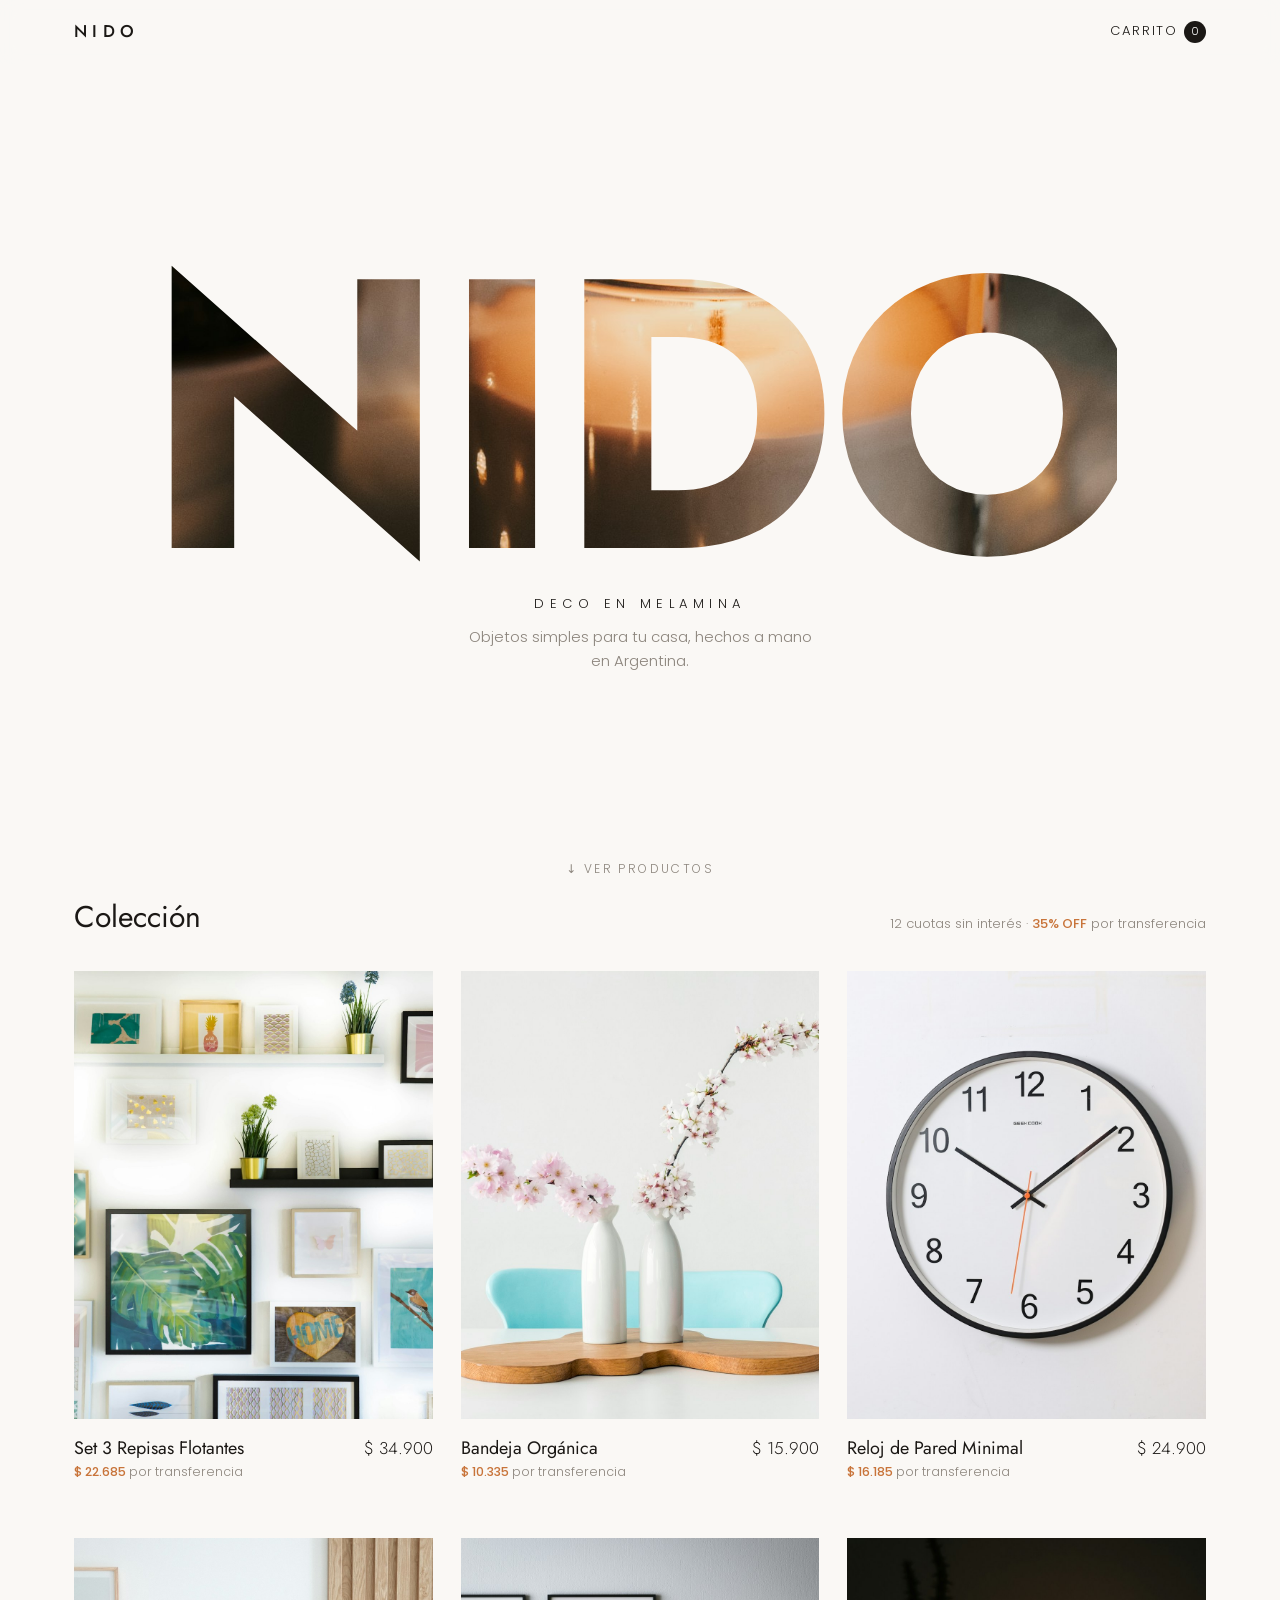
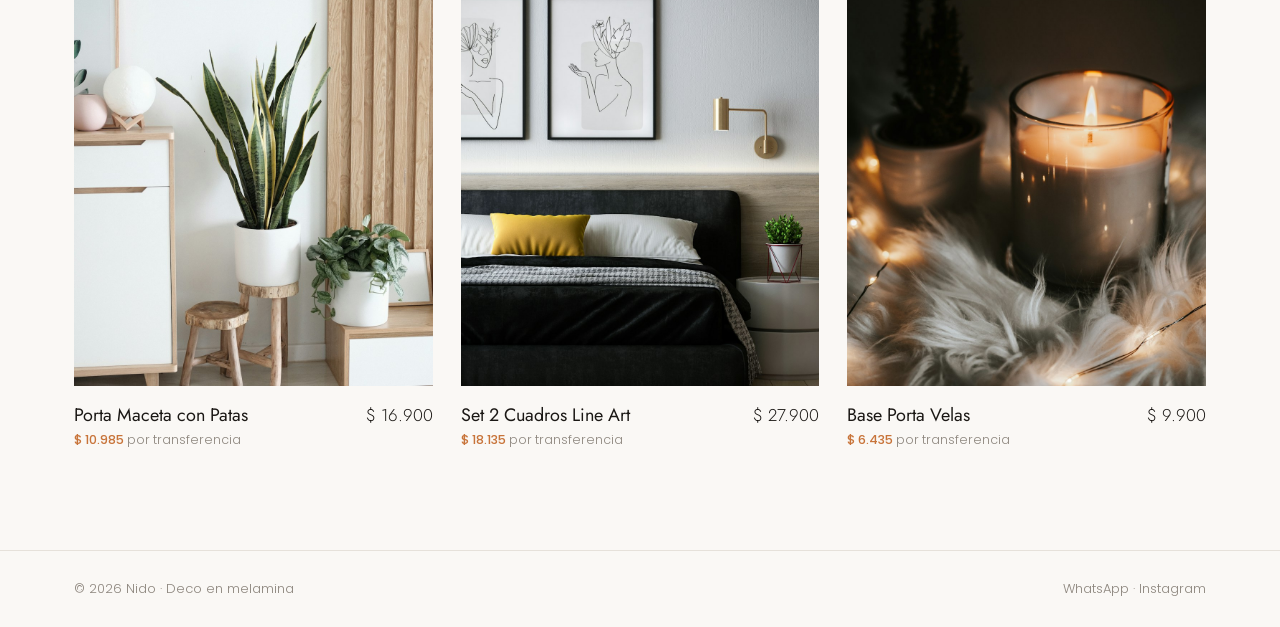
<file: index.html>
<!doctype html>
<html lang="es-AR">
<head>
<meta charset="utf-8">
<meta name="viewport" content="width=device-width, initial-scale=1">
<title>Nido · Deco en melamina</title>
<meta name="description" content="Objetos de deco en melamina hechos en Argentina.">
<link rel="preconnect" href="https://fonts.googleapis.com">
<link rel="preconnect" href="https://fonts.gstatic.com" crossorigin>
<link href="https://fonts.googleapis.com/css2?family=Jost:wght@300;400;500;700&family=Poppins:wght@300;400;500&display=swap" rel="stylesheet">
<link rel="stylesheet" href="estilos.css">
<style>
.hero{min-height:calc(100vh - 64px);min-height:calc(100svh - 64px);display:flex;flex-direction:column;justify-content:center;align-items:center;text-align:center;padding:40px 16px 70px;position:relative;overflow:hidden}
.nido{font-family:Jost;font-weight:700;line-height:.8;letter-spacing:-.02em;font-size:clamp(120px,30vw,420px);display:flex;user-select:none;cursor:default}
.nido span{display:block;background:url(img/hero.jpg) no-repeat;-webkit-background-clip:text;background-clip:text;color:transparent;transition:transform .5s cubic-bezier(.2,.8,.2,1)}
.nido span:hover{transform:translateY(-4%) rotate(-2deg)}
.nido span:nth-child(2):hover{transform:translateY(-4%) rotate(2deg)}
.bajada{margin-top:26px;font-size:13px;letter-spacing:.42em;text-transform:uppercase;color:var(--tinta)}
.bajada + p{margin-top:10px;color:var(--suave);max-width:360px}
.flecha{position:absolute;bottom:22px;font-size:12px;letter-spacing:.2em;text-transform:uppercase;color:var(--suave);animation:baja 2.4s ease-in-out infinite}
@keyframes baja{50%{transform:translateY(6px)}}

.productos{display:grid;grid-template-columns:repeat(3,1fr);gap:56px 28px}
.card .fotos{position:relative;aspect-ratio:4/5;overflow:hidden;background:var(--crema);margin-bottom:16px}
.card .fotos img{position:absolute;inset:0;width:100%;height:100%;object-fit:cover;transition:opacity .6s,transform 1.2s cubic-bezier(.2,.8,.2,1)}
.card .fotos img + img{opacity:0}
.card:hover .fotos img{transform:scale(1.04)}
.card:hover .fotos img + img{opacity:1}
.card .fila{display:flex;justify-content:space-between;gap:12px;align-items:baseline}
.card h3{font-size:18px}
.encabezado{display:flex;justify-content:space-between;align-items:end;margin-bottom:36px;gap:16px}
.encabezado h2{font-size:30px}
.encabezado p{color:var(--suave);font-size:13px}

.card .res{display:none}
@media (max-width:860px){ .productos{grid-template-columns:repeat(2,1fr);gap:40px 16px} .card h3{font-size:15px} .card .fila{flex-direction:column;gap:0} }
/* celular: un producto por pantalla, grande */
@media (max-width:600px){
  html{scroll-snap-type:y proximity}
  .productos{grid-template-columns:1fr;gap:64px}
  .card{scroll-snap-align:start;scroll-margin-top:76px}
  .card .fotos{aspect-ratio:3/4;margin-bottom:18px}
  .card .fila{flex-direction:row;justify-content:space-between;align-items:baseline}
  .card h3{font-size:22px}
  .card .precio{font-size:20px}
  .card .res{display:block;margin-top:10px;color:var(--texto);font-size:14.5px}
  .card .ver{display:inline-block;margin-top:14px;font-size:12px;letter-spacing:.16em;text-transform:uppercase;color:var(--tinta);border-bottom:1px solid var(--tinta);padding-bottom:2px}
  .encabezado{flex-direction:column;align-items:start}
}
.card .ver{display:none}
@media (max-width:600px){ .card .ver{display:inline-block} }
@media (prefers-reduced-motion:reduce){ .flecha{animation:none} }
</style>
</head>
<body>

<header class="top"><div class="ancho">
  <a href="index.html" class="marca">NIDO</a>
  <a href="checkout.html" class="bolsa">Carrito<span data-contador>0</span></a>
</div></header>

<section class="hero" id="hero">
  <h1 class="nido" aria-label="Nido"><span>N</span><span>I</span><span>D</span><span>O</span></h1>
  <div class="bajada">Deco en melamina</div>
  <p>Objetos simples para tu casa, hechos a mano en Argentina.</p>
  <a href="#productos" class="flecha">↓ Ver productos</a>
</section>

<main class="ancho" id="productos">
  <div class="encabezado">
    <h2>Colección</h2>
    <p>12 cuotas sin interés · <b style="color:var(--acento);font-weight:500">35% OFF</b> por transferencia</p>
  </div>
  <div class="productos" id="lista"></div>
</main>

<footer class="pie"><div class="ancho">
  <span>© 2026 Nido · Deco en melamina</span>
  <span><a href="#" id="wa">WhatsApp</a> · <a href="#">Instagram</a></span>
</div></footer>

<script src="tienda.js"></script>
<script>
document.getElementById("lista").innerHTML = productos.map(p => `
  <a class="card" href="producto.html?id=${p.id}">
    <div class="fotos"><img src="${foto(p,1)}" alt="${p.nombre}" loading="lazy"><img src="${foto(p,3)}" alt="" loading="lazy"></div>
    <div class="fila"><h3>${p.nombre}</h3><span class="precio">${plata(p.precio)}</span></div>
    <div class="extra"><b>${plata(conTransferencia(p.precio))}</b> por transferencia</div>
    <p class="res">${p.resumen}</p>
    <span class="ver">Ver detalles →</span>
  </a>`).join("");

document.getElementById("wa").href = `https://wa.me/${WHATSAPP}`;

// una sola foto atraviesa las cuatro letras y se desliza con el mouse
const hero = document.getElementById("hero"), titulo = document.querySelector(".nido"), letras = titulo.querySelectorAll("span");
let mx = .5, my = .5;
function fondo() {
  const ancho = titulo.offsetWidth * 1.25, alto = ancho * 0.55;
  const sobraX = ancho - titulo.offsetWidth, sobraY = Math.max(0, alto - titulo.offsetHeight);
  letras.forEach(l => {
    l.style.backgroundSize = `${ancho}px ${alto}px`;
    l.style.backgroundPosition = `${-l.offsetLeft - sobraX * mx}px ${-sobraY * my}px`;
  });
}
hero.addEventListener("pointermove", e => {
  const r = hero.getBoundingClientRect();
  mx = (e.clientX - r.left) / r.width; my = (e.clientY - r.top) / r.height;
  requestAnimationFrame(fondo);
});
addEventListener("resize", fondo);
document.fonts.ready.then(fondo); fondo();
</script>
</body>
</html>
</file>
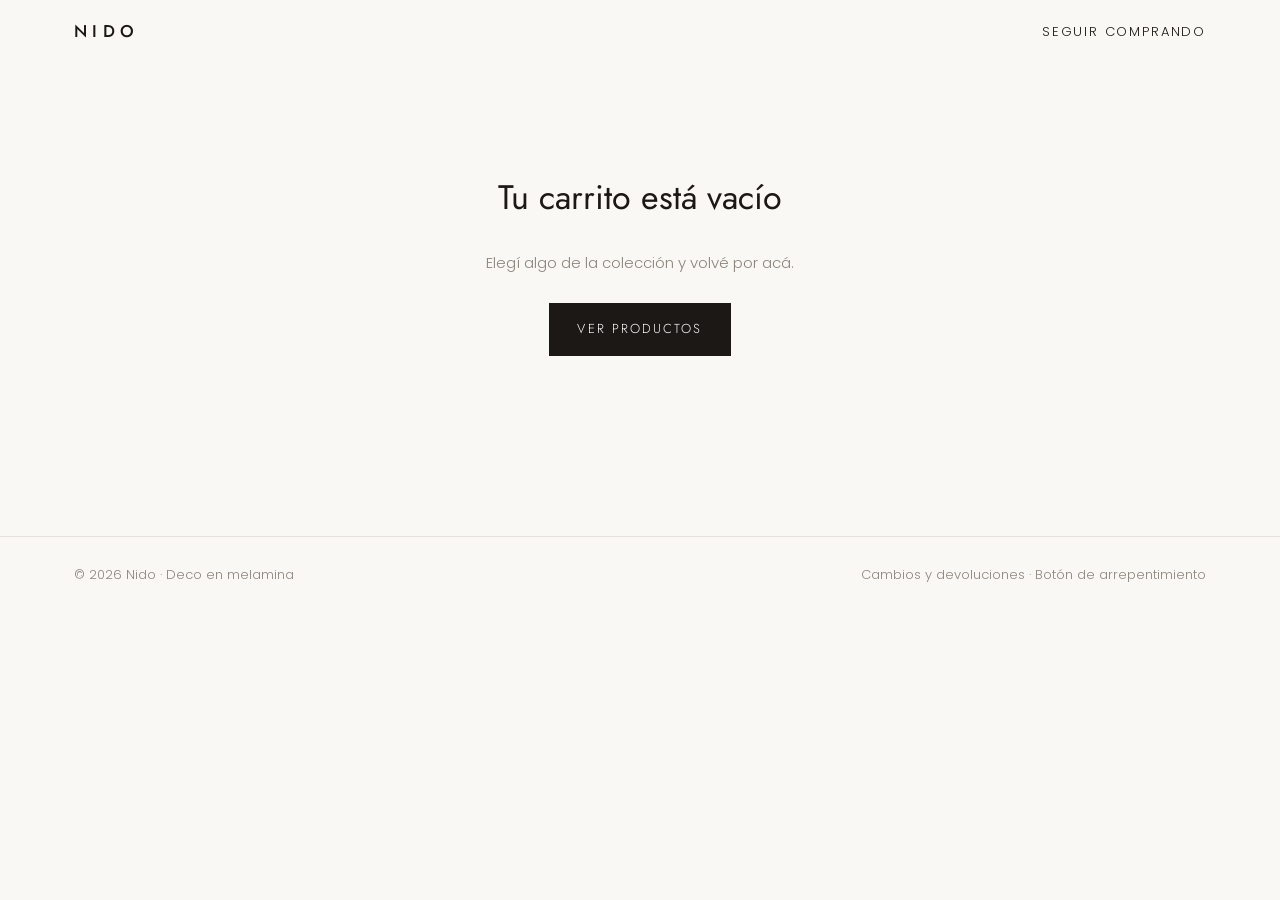
<file: checkout.html>
<!doctype html>
<html lang="es-AR">
<head>
<meta charset="utf-8">
<meta name="viewport" content="width=device-width, initial-scale=1">
<title>Checkout · Nido</title>
<link rel="preconnect" href="https://fonts.googleapis.com">
<link rel="preconnect" href="https://fonts.gstatic.com" crossorigin>
<link href="https://fonts.googleapis.com/css2?family=Jost:wght@300;400;500;700&family=Poppins:wght@300;400;500&display=swap" rel="stylesheet">
<link rel="stylesheet" href="estilos.css">
<style>
h1{font-size:34px;margin:34px 0 34px}
.checkout{display:grid;grid-template-columns:1.2fr .9fr;gap:64px;align-items:start}
fieldset{border:0;margin-bottom:38px}
legend{font-family:Jost;font-size:13px;letter-spacing:.2em;text-transform:uppercase;color:var(--tinta);margin-bottom:16px;display:flex;gap:10px;align-items:center}
legend i{font-style:normal;display:inline-grid;place-items:center;width:24px;height:24px;border-radius:50%;border:1px solid var(--tinta);font-size:12px;letter-spacing:0}
.campos{display:grid;grid-template-columns:1fr 1fr;gap:12px}
.campos .todo{grid-column:1/-1}
label.campo{display:flex;flex-direction:column;font-size:12px;color:var(--suave);gap:5px}
input[type=text],input[type=email],input[type=tel],select{border:1px solid var(--linea);background:#fff;padding:13px 14px;font-size:15px;outline:none;transition:border-color .2s;width:100%;font-weight:300}
input:focus,select:focus{border-color:var(--tinta)}
input:user-invalid{border-color:#c0392b}
.opcion{display:flex;gap:14px;align-items:flex-start;border:1px solid var(--linea);background:#fff;padding:16px;cursor:pointer;transition:border-color .2s}
.opcion + .opcion{margin-top:10px}
.opcion:has(input:checked){border-color:var(--tinta)}
.opcion input{margin-top:4px;accent-color:var(--tinta)}
.opcion div{flex:1}
.opcion b{display:block;color:var(--tinta);font-weight:400}
.opcion small{color:var(--suave);font-size:12.5px}
.opcion .derecha{font-family:Jost;color:var(--tinta);white-space:nowrap}
.opcion .naranja{color:var(--acento)}
#direccion{margin-top:12px}
#direccion[hidden]{display:none}
.confirmar{width:100%;padding:19px}
.aviso{font-size:12px;color:var(--suave);text-align:center;margin-top:12px}

.resumen{background:var(--crema);padding:28px;position:sticky;top:90px}
.resumen h2{font-size:18px;margin-bottom:18px}
.item{display:grid;grid-template-columns:64px 1fr auto;gap:14px;align-items:center;padding:12px 0;border-bottom:1px solid var(--linea);font-size:13.5px}
.item img{width:64px;height:80px;object-fit:cover}
.item b{display:block;color:var(--tinta);font-weight:400;font-family:Jost;font-size:15px}
.item .chica{color:var(--suave);font-size:12px}
.mini{display:inline-flex;align-items:center;border:1px solid var(--linea);background:#fff;margin-top:6px}
.mini button{width:26px;height:26px}
.mini span{min-width:20px;text-align:center;font-size:12px}
.item .der{text-align:right}
.quitar{display:block;font-size:11.5px;color:var(--suave);text-decoration:underline;margin-top:6px;margin-left:auto}
.cuentas{margin-top:18px;font-size:14px}
.cuentas div{display:flex;justify-content:space-between;padding:4px 0}
.cuentas .desc{color:var(--acento)}
.cuentas .total{border-top:1px solid var(--tinta);margin-top:10px;padding-top:14px;font-family:Jost;font-size:20px;color:var(--tinta)}
.cuentas .cuotas{font-size:12.5px;color:var(--suave);justify-content:flex-end}
.vacio,.listo{text-align:center;padding:80px 0;max-width:520px;margin:0 auto}
.vacio p,.listo p{color:var(--suave);margin:12px 0 28px}
.listo .tilde{width:64px;height:64px;border-radius:50%;background:var(--tinta);color:#fff;display:grid;place-items:center;margin:0 auto 22px;font-size:28px}
.listo h1{margin:0 0 6px}
.listo .num{font-family:Jost;letter-spacing:.14em;color:var(--tinta)}
.listo .btn{margin:6px}
@media (max-width:860px){
  .checkout{grid-template-columns:1fr;gap:34px}
  .resumen{position:static;order:-1;padding:22px}
  .campos{grid-template-columns:1fr}
}
</style>
</head>
<body>

<header class="top"><div class="ancho">
  <a href="index.html" class="marca">NIDO</a>
  <a href="index.html#productos" class="bolsa">Seguir comprando</a>
</div></header>

<main class="ancho" id="contenido"></main>

<footer class="pie"><div class="ancho">
  <span>© 2026 Nido · Deco en melamina</span>
  <span><a href="#">Cambios y devoluciones</a> · <a href="#">Botón de arrepentimiento</a></span>
</div></footer>

<script src="tienda.js"></script>
<script>
const contenido = document.getElementById("contenido");
const provincias = ["Buenos Aires","CABA","Catamarca","Chaco","Chubut","Córdoba","Corrientes","Entre Ríos","Formosa","Jujuy","La Pampa","La Rioja","Mendoza","Misiones","Neuquén","Río Negro","Salta","San Juan","San Luis","Santa Cruz","Santa Fe","Santiago del Estero","Tierra del Fuego","Tucumán"];

function cuentas(carrito, entrega, pago) {
  const subtotal = carrito.reduce((s, i) => s + buscar(i.id).precio * i.cant, 0);
  const envio = entrega === "envio" && subtotal < ENVIO_GRATIS_DESDE ? ENVIO : 0;
  const descuento = pago === "transferencia" ? subtotal * DESCUENTO_TRANSFERENCIA / 100 : 0;
  return {subtotal, envio, descuento, total: subtotal - descuento + envio};
}

function pintar() {
  const carrito = leerCarrito();
  if (!carrito.length) {
    contenido.innerHTML = `<div class="vacio"><h1>Tu carrito está vacío</h1><p>Elegí algo de la colección y volvé por acá.</p><a class="btn" href="index.html#productos">Ver productos</a></div>`;
    return;
  }
  if (!document.getElementById("form")) contenido.innerHTML = `
    <h1>Finalizar compra</h1>
    <div class="checkout">
      <form id="form" novalidate>
        <fieldset>
          <legend><i>1</i>Tus datos</legend>
          <div class="campos">
            <label class="campo todo">Email<input type="email" name="email" required autocomplete="email"></label>
            <label class="campo">Nombre y apellido<input type="text" name="nombre" required autocomplete="name"></label>
            <label class="campo">Teléfono<input type="tel" name="tel" required autocomplete="tel" placeholder="11 1234-5678"></label>
          </div>
        </fieldset>
        <fieldset>
          <legend><i>2</i>Entrega</legend>
          <label class="opcion"><input type="radio" name="entrega" value="envio" checked><div><b>Envío a domicilio</b><small>Llega en 5 a 7 días hábiles · gratis desde ${plata(ENVIO_GRATIS_DESDE)}</small></div><span class="derecha" id="costoEnvio"></span></label>
          <label class="opcion"><input type="radio" name="entrega" value="retiro"><div><b>Retiro en el taller</b><small>Te avisamos cuando esté listo</small></div><span class="derecha">Gratis</span></label>
          <div class="campos" id="direccion">
            <label class="campo todo">Calle y número<input type="text" name="calle" required autocomplete="street-address"></label>
            <label class="campo">Ciudad<input type="text" name="ciudad" required autocomplete="address-level2"></label>
            <label class="campo">Código postal<input type="text" name="cp" required autocomplete="postal-code" inputmode="numeric"></label>
            <label class="campo todo">Provincia<select name="provincia" required><option value="">Elegí tu provincia</option>${provincias.map(p => `<option>${p}</option>`).join("")}</select></label>
          </div>
        </fieldset>
        <fieldset>
          <legend><i>3</i>Pago</legend>
          <label class="opcion"><input type="radio" name="pago" value="transferencia" checked><div><b>Transferencia bancaria</b><small>Te mandamos los datos para transferir al confirmar</small></div><span class="derecha naranja">${DESCUENTO_TRANSFERENCIA}% OFF</span></label>
          <label class="opcion"><input type="radio" name="pago" value="tarjeta"><div><b>Tarjeta de crédito o débito</b><small>Hasta ${CUOTAS} cuotas sin interés · te mandamos el link de pago</small></div><span class="derecha">${CUOTAS} cuotas</span></label>
        </fieldset>
        <button class="btn confirmar" type="submit">Confirmar pedido</button>
        <p class="aviso">No se cobra nada ahora: te escribimos para coordinar el pago y el envío.</p>
      </form>
      <aside class="resumen"><h2>Tu pedido</h2><div id="items"></div><div class="cuentas" id="cuentas"></div></aside>
    </div>`;

  const form = document.getElementById("form");
  const entrega = form.entrega.value, pago = form.pago.value;
  document.getElementById("direccion").hidden = entrega !== "envio";
  document.querySelectorAll("#direccion [required]").forEach(i => i.disabled = entrega !== "envio");

  const c = cuentas(carrito, entrega, pago);
  document.getElementById("costoEnvio").textContent = c.subtotal >= ENVIO_GRATIS_DESDE ? "Gratis" : plata(ENVIO);
  document.getElementById("items").innerHTML = carrito.map((i, n) => { const p = buscar(i.id); return `
    <div class="item"><img src="${foto(p,1)}" alt="">
      <div><b>${p.nombre}</b><span class="chica">${i.color}</span><br>
        <span class="mini"><button type="button" data-cambio="${n}" data-d="-1" aria-label="Restar">−</button><span>${i.cant}</span><button type="button" data-cambio="${n}" data-d="1" aria-label="Sumar">+</button></span></div>
      <div class="der">${plata(p.precio * i.cant)}<button type="button" class="quitar" data-quitar="${n}">Quitar</button></div>
    </div>`; }).join("");
  document.getElementById("cuentas").innerHTML = `
    <div><span>Subtotal</span><span>${plata(c.subtotal)}</span></div>
    ${c.descuento ? `<div class="desc"><span>Transferencia (${DESCUENTO_TRANSFERENCIA}% OFF)</span><span>− ${plata(c.descuento)}</span></div>` : ""}
    <div><span>Envío</span><span>${entrega === "retiro" ? "Retiro" : c.envio ? plata(c.envio) : "Gratis"}</span></div>
    <div class="total"><span>Total</span><span>${plata(c.total)}</span></div>
    ${pago === "tarjeta" ? `<div class="cuotas">o ${CUOTAS} cuotas sin interés de ${plata(c.total / CUOTAS)}</div>` : ""}`;
}

contenido.addEventListener("change", e => { if (e.target.name === "entrega" || e.target.name === "pago") pintar(); });
contenido.addEventListener("click", e => {
  const carrito = leerCarrito();
  const a = e.target.closest("[data-cambio]"), q = e.target.closest("[data-quitar]");
  if (a) { const i = carrito[a.dataset.cambio]; i.cant = Math.max(1, i.cant + Number(a.dataset.d)); guardarCarrito(carrito); pintar(); }
  if (q) { carrito.splice(q.dataset.quitar, 1); guardarCarrito(carrito); pintar(); }
});

contenido.addEventListener("submit", e => {
  e.preventDefault();
  const form = e.target;
  if (!form.checkValidity()) { form.reportValidity(); return; }
  const d = Object.fromEntries(new FormData(form));
  const carrito = leerCarrito(), c = cuentas(carrito, d.entrega, d.pago);
  const numero = "NID-" + Date.now().toString().slice(-5);
  const mensaje = [
    `Hola! Hice el pedido ${numero}:`,
    ...carrito.map(i => `- ${i.cant} x ${buscar(i.id).nombre} (${i.color})`),
    `Total: ${plata(c.total)} · ${d.pago === "transferencia" ? "Transferencia" : "Tarjeta"}`,
    d.entrega === "envio" ? `Envío a: ${d.calle}, ${d.ciudad} (${d.cp}), ${d.provincia}` : "Retiro en el taller",
    `${d.nombre} · ${d.tel} · ${d.email}`,
  ].join("\n");
  guardarCarrito([]);
  contenido.innerHTML = `
    <div class="listo">
      <div class="tilde">✓</div>
      <h1>¡Gracias, ${d.nombre.split(" ")[0]}!</h1>
      <div class="num">PEDIDO ${numero}</div>
      <p>Recibimos tu pedido por ${plata(c.total)}. ${d.pago === "transferencia" ? "Mandanos el pedido por WhatsApp y te pasamos los datos para transferir." : "Mandanos el pedido por WhatsApp y te pasamos el link para pagar en cuotas."}</p>
      <a class="btn" target="_blank" rel="noopener" href="https://wa.me/${WHATSAPP}?text=${encodeURIComponent(mensaje)}">Enviar por WhatsApp</a>
      <a class="btn linea" href="index.html">Volver a la tienda</a>
    </div>`;
  window.scrollTo(0, 0);
});

pintar();
</script>
</body>
</html>
</file>
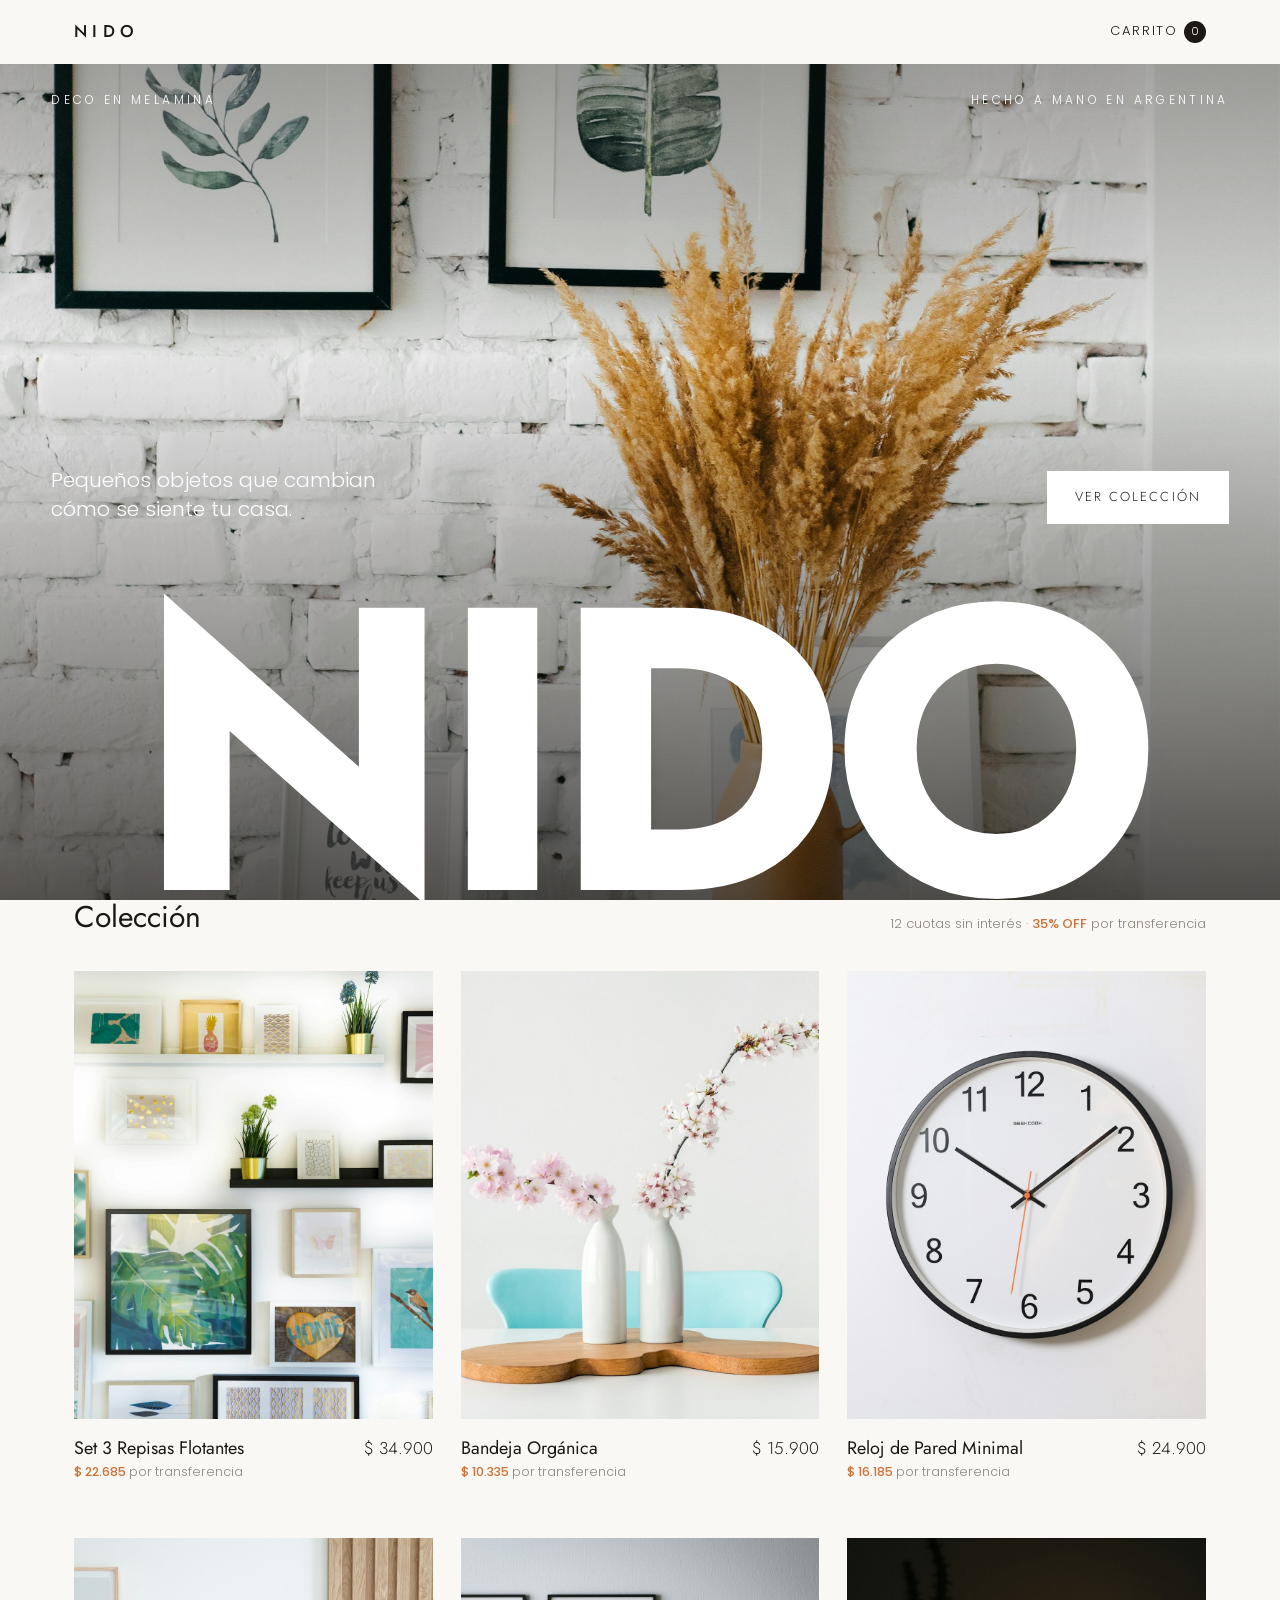
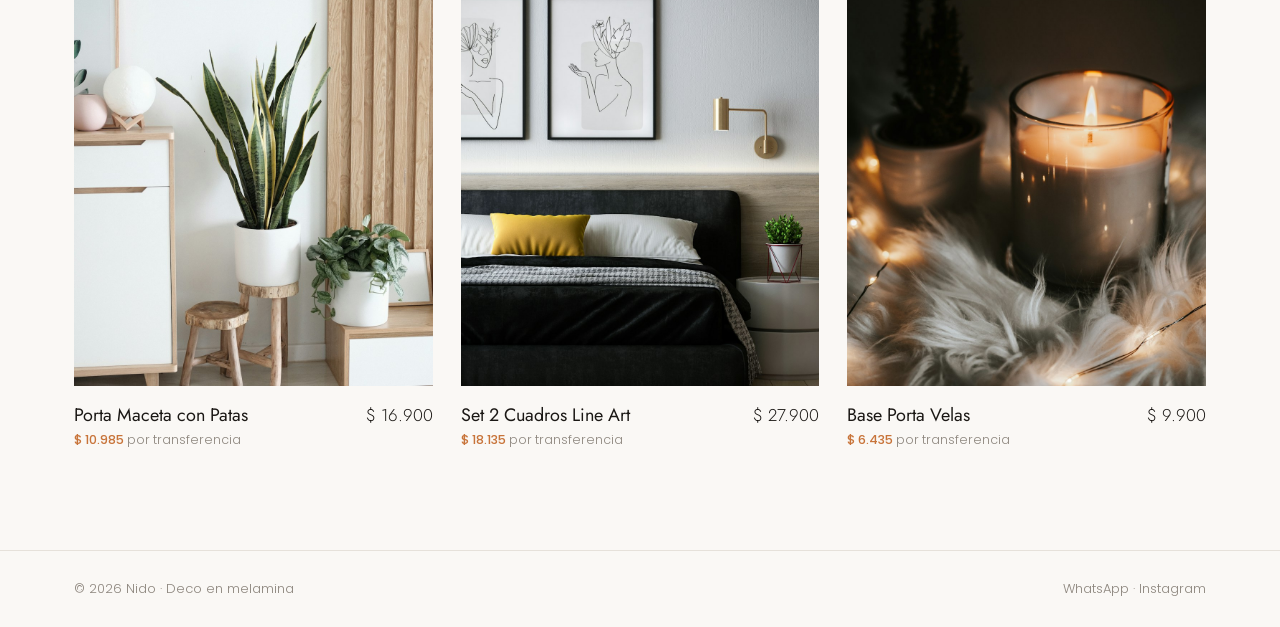
<file: opcion-a.html>
<!doctype html>
<html lang="es-AR">
<head>
<meta charset="utf-8">
<meta name="viewport" content="width=device-width, initial-scale=1">
<title>Opción A · Nido</title>
<meta name="description" content="Objetos de deco en melamina hechos en Argentina.">
<link rel="preconnect" href="https://fonts.googleapis.com">
<link rel="preconnect" href="https://fonts.gstatic.com" crossorigin>
<link href="https://fonts.googleapis.com/css2?family=Jost:wght@300;400;500;700&family=Poppins:wght@300;400;500&display=swap" rel="stylesheet">
<link rel="stylesheet" href="estilos.css">
<style>

.hero{position:relative;height:calc(100svh - 64px);min-height:520px;overflow:hidden;color:#fff;display:flex;flex-direction:column;justify-content:flex-end}
.hero .foto{position:absolute;inset:-4% 0;background:url(img/hero-a.jpg) center/cover;animation:acerca 14s ease-out forwards}
@keyframes acerca{from{transform:scale(1.18)}to{transform:scale(1)}}
.hero::after{content:"";position:absolute;inset:0;background:linear-gradient(180deg,rgba(20,16,12,.3),rgba(20,16,12,0) 35%,rgba(20,16,12,.7))}
.hero .arriba{position:absolute;z-index:2;top:26px;left:0;right:0;display:flex;justify-content:space-between;padding:0 4vw;font-size:12px;letter-spacing:.28em;text-transform:uppercase;opacity:0;animation:aparece 1s .9s forwards}
.hero .medio{position:relative;z-index:2;padding:0 4vw;display:flex;justify-content:space-between;align-items:end;gap:24px;margin-bottom:2vw;opacity:0;animation:aparece 1s 1.2s forwards}
.hero .medio p{max-width:380px;font-size:clamp(17px,1.6vw,22px);font-weight:300;line-height:1.4}
.hero .medio .btn{background:#fff;color:var(--tinta)}
.hero .medio .btn:hover{background:var(--acento);color:#fff}
.gigante{position:relative;z-index:2;color:#fff;font-family:Jost;font-weight:700;line-height:1;font-size:31.5vw;letter-spacing:-.04em;margin-bottom:-.13em;display:flex;justify-content:center;overflow:hidden}
.gigante span{display:block;transform:translateY(100%);animation:sube 1.1s cubic-bezier(.2,.8,.2,1) forwards}
.gigante span:nth-child(2){animation-delay:.08s}.gigante span:nth-child(3){animation-delay:.16s}.gigante span:nth-child(4){animation-delay:.24s}
@keyframes sube{to{transform:none}}
@keyframes aparece{to{opacity:1}}
@media (max-width:600px){.hero .medio{flex-direction:column;align-items:start;margin-bottom:18px}.hero .arriba span:last-child{display:none}}


.productos{display:grid;grid-template-columns:repeat(3,1fr);gap:56px 28px}
.card .fotos{position:relative;aspect-ratio:4/5;overflow:hidden;background:var(--crema);margin-bottom:16px}
.card .fotos img{position:absolute;inset:0;width:100%;height:100%;object-fit:cover;transition:opacity .6s,transform 1.2s cubic-bezier(.2,.8,.2,1)}
.card .fotos img + img{opacity:0}
.card:hover .fotos img{transform:scale(1.04)}
.card:hover .fotos img + img{opacity:1}
.card .fila{display:flex;justify-content:space-between;gap:12px;align-items:baseline}
.card h3{font-size:18px}
.encabezado{display:flex;justify-content:space-between;align-items:end;margin-bottom:36px;gap:16px}
.encabezado h2{font-size:30px}
.encabezado p{color:var(--suave);font-size:13px}

.card .res{display:none}
@media (max-width:860px){ .productos{grid-template-columns:repeat(2,1fr);gap:40px 16px} .card h3{font-size:15px} .card .fila{flex-direction:column;gap:0} }
/* celular: un producto por pantalla, grande */
@media (max-width:600px){
  html{scroll-snap-type:y proximity}
  .productos{grid-template-columns:1fr;gap:64px}
  .card{scroll-snap-align:start;scroll-margin-top:76px}
  .card .fotos{aspect-ratio:3/4;margin-bottom:18px}
  .card .fila{flex-direction:row;justify-content:space-between;align-items:baseline}
  .card h3{font-size:22px}
  .card .precio{font-size:20px}
  .card .res{display:block;margin-top:10px;color:var(--texto);font-size:14.5px}
  .card .ver{display:inline-block;margin-top:14px;font-size:12px;letter-spacing:.16em;text-transform:uppercase;color:var(--tinta);border-bottom:1px solid var(--tinta);padding-bottom:2px}
  .encabezado{flex-direction:column;align-items:start}
}
.card .ver{display:none}
@media (max-width:600px){ .card .ver{display:inline-block} }
@media (prefers-reduced-motion:reduce){ .flecha{animation:none} }
</style>
</head>
<body>

<header class="top"><div class="ancho">
  <a href="index.html" class="marca">NIDO</a>
  <a href="checkout.html" class="bolsa">Carrito<span data-contador>0</span></a>
</div></header>

<section class="hero" id="hero">
  <div class="foto"></div>
  <div class="arriba"><span>Deco en melamina</span><span>Hecho a mano en Argentina</span></div>
  <div class="medio"><p>Pequeños objetos que cambian cómo se siente tu casa.</p><a href="#productos" class="btn">Ver colección</a></div>
  <h1 class="gigante" aria-label="Nido"><span>N</span><span>I</span><span>D</span><span>O</span></h1>
</section>

<main class="ancho" id="productos">
  <div class="encabezado">
    <h2>Colección</h2>
    <p>12 cuotas sin interés · <b style="color:var(--acento);font-weight:500">35% OFF</b> por transferencia</p>
  </div>
  <div class="productos" id="lista"></div>
</main>

<footer class="pie"><div class="ancho">
  <span>© 2026 Nido · Deco en melamina</span>
  <span><a href="#" id="wa">WhatsApp</a> · <a href="#">Instagram</a></span>
</div></footer>

<script src="tienda.js"></script>
<script>
document.getElementById("lista").innerHTML = productos.map(p => `
  <a class="card" href="producto.html?id=${p.id}">
    <div class="fotos"><img src="${foto(p,1)}" alt="${p.nombre}" loading="lazy"><img src="${foto(p,3)}" alt="" loading="lazy"></div>
    <div class="fila"><h3>${p.nombre}</h3><span class="precio">${plata(p.precio)}</span></div>
    <div class="extra"><b>${plata(conTransferencia(p.precio))}</b> por transferencia</div>
    <p class="res">${p.resumen}</p>
    <span class="ver">Ver detalles →</span>
  </a>`).join("");

document.getElementById("wa").href = `https://wa.me/${WHATSAPP}`;

// la foto se mueve apenas con el scroll
const fotoA = document.querySelector(".hero .foto");
addEventListener("scroll", () => { fotoA.style.translate = `0 ${scrollY * .3}px`; }, {passive:true});
</script>
</body>
</html>
</file>
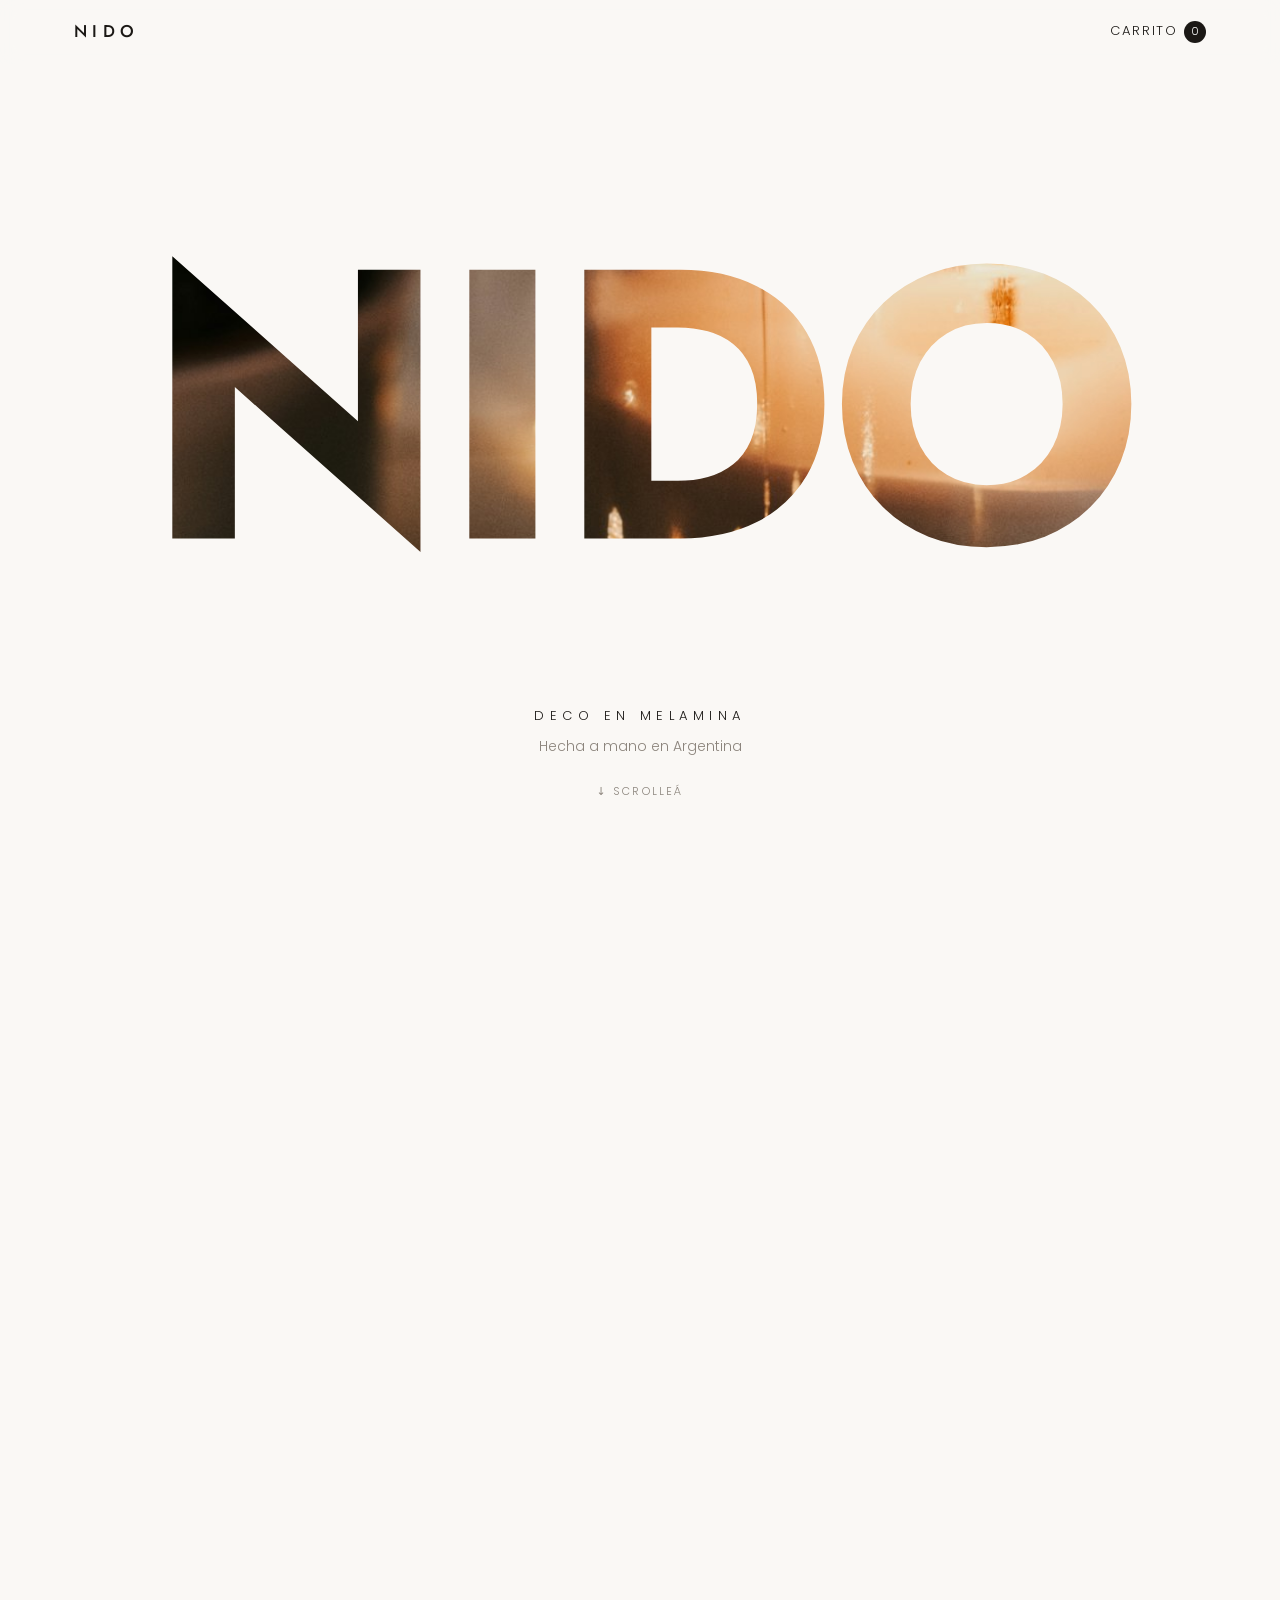
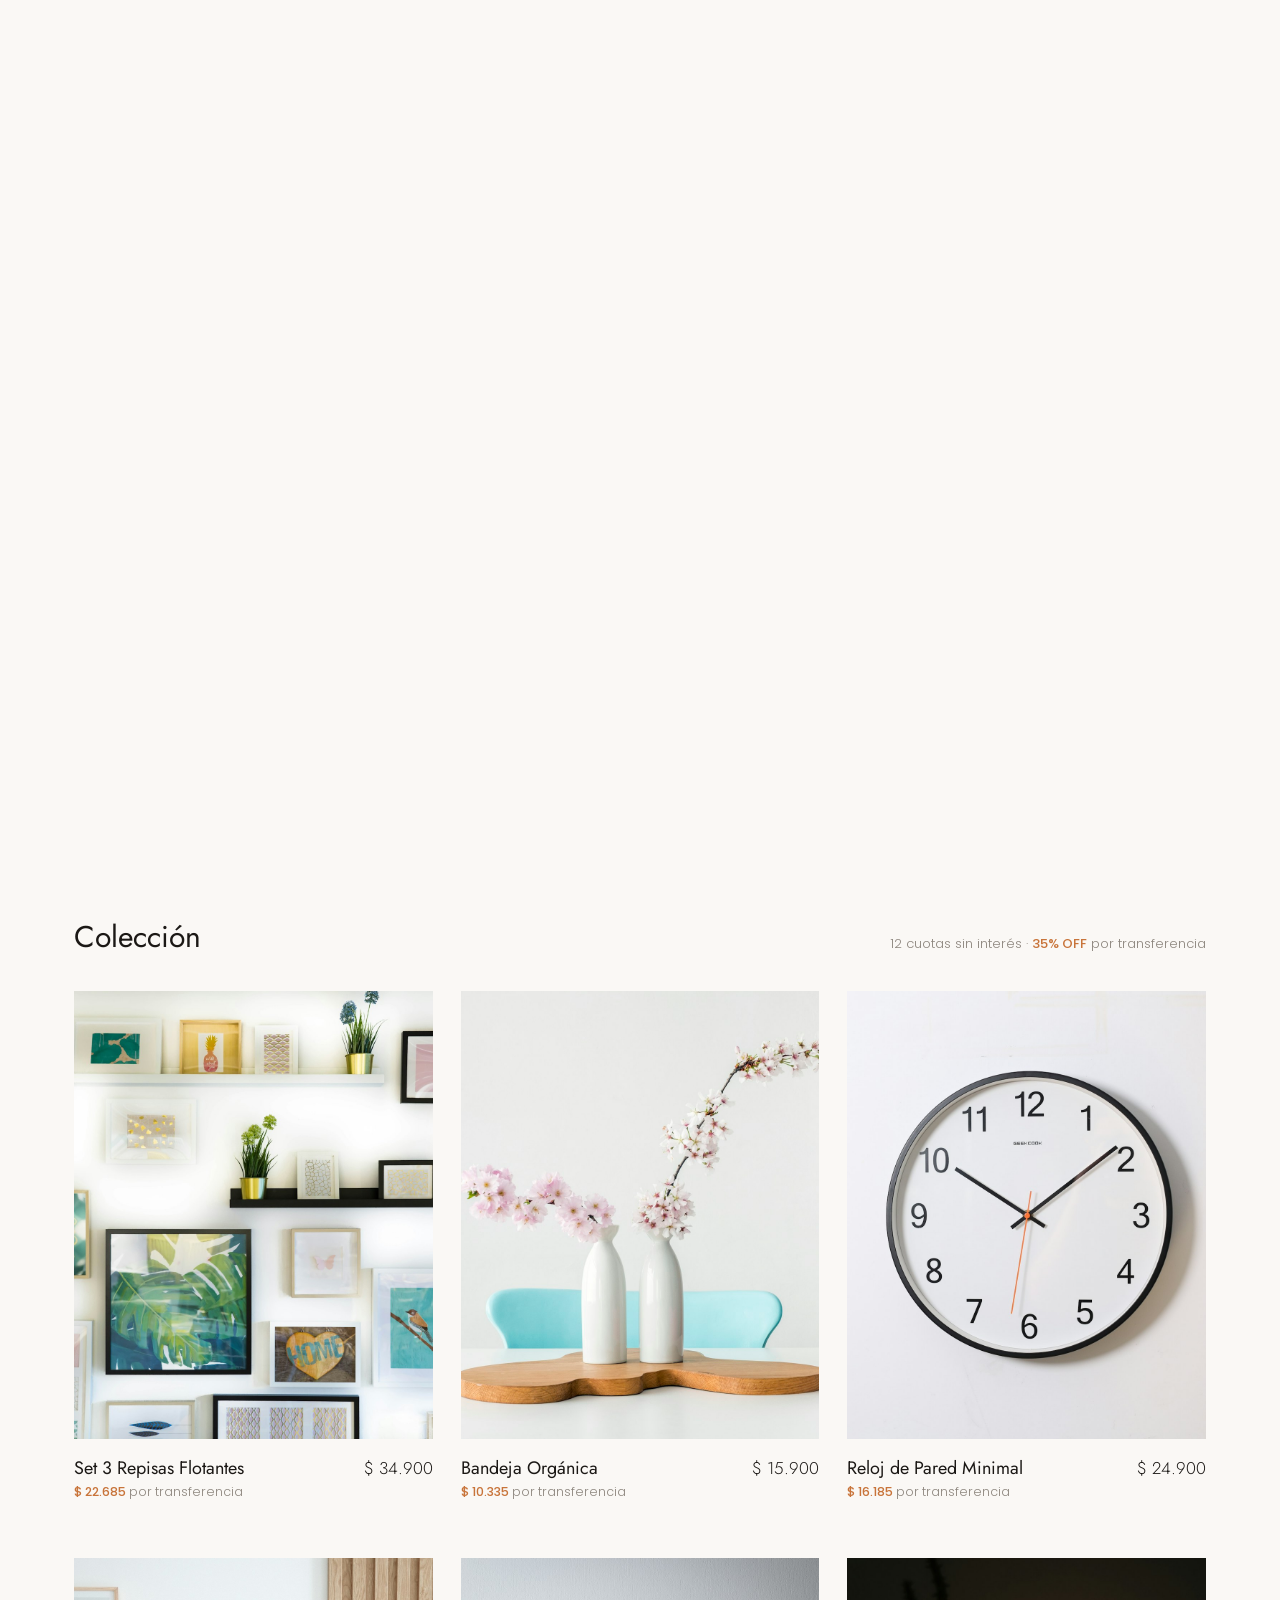
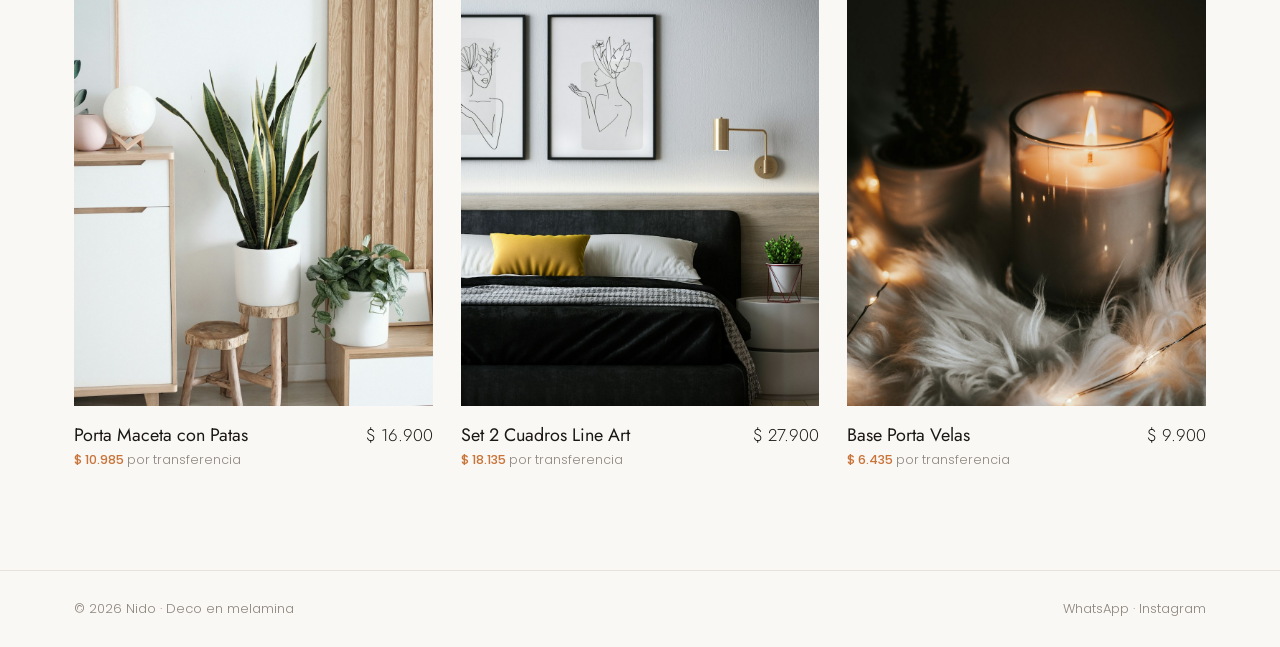
<file: opcion-b.html>
<!doctype html>
<html lang="es-AR">
<head>
<meta charset="utf-8">
<meta name="viewport" content="width=device-width, initial-scale=1">
<title>Opción B · Nido</title>
<meta name="description" content="Objetos de deco en melamina hechos en Argentina.">
<link rel="preconnect" href="https://fonts.googleapis.com">
<link rel="preconnect" href="https://fonts.gstatic.com" crossorigin>
<link href="https://fonts.googleapis.com/css2?family=Jost:wght@300;400;500;700&family=Poppins:wght@300;400;500&display=swap" rel="stylesheet">
<link rel="stylesheet" href="estilos.css">
<style>

.hero{position:relative;height:280vh;margin-top:-64px}
.escena{position:sticky;top:0;height:100vh;height:100svh;overflow:hidden}
.escena .foto{position:absolute;inset:0;background:url(img/hero.jpg) center/cover;transform:scale(1.25)}
.escena svg{position:absolute;inset:0;width:100%;height:100%}
.frase{position:absolute;inset:0;display:flex;flex-direction:column;justify-content:center;align-items:center;text-align:center;color:#fff;opacity:0;padding:0 20px;background:rgba(20,16,12,.3)}
.frase h2{color:#fff;font-size:clamp(38px,6vw,84px);font-weight:400;max-width:900px}
.frase p{margin-top:14px;letter-spacing:.3em;text-transform:uppercase;font-size:12px}
.frase .btn{margin-top:28px;background:#fff;color:var(--tinta)}
.debajo{position:absolute;left:0;right:0;bottom:11vh;text-align:center;color:var(--tinta)}
.debajo div{font-size:13px;letter-spacing:.42em;text-transform:uppercase}
.debajo p{margin-top:8px;color:var(--suave);font-size:14px}
.debajo small{display:block;margin-top:26px;font-size:11px;letter-spacing:.2em;text-transform:uppercase;color:var(--suave);animation:baja 2.4s ease-in-out infinite}
@keyframes baja{50%{transform:translateY(6px)}}


.productos{display:grid;grid-template-columns:repeat(3,1fr);gap:56px 28px}
.card .fotos{position:relative;aspect-ratio:4/5;overflow:hidden;background:var(--crema);margin-bottom:16px}
.card .fotos img{position:absolute;inset:0;width:100%;height:100%;object-fit:cover;transition:opacity .6s,transform 1.2s cubic-bezier(.2,.8,.2,1)}
.card .fotos img + img{opacity:0}
.card:hover .fotos img{transform:scale(1.04)}
.card:hover .fotos img + img{opacity:1}
.card .fila{display:flex;justify-content:space-between;gap:12px;align-items:baseline}
.card h3{font-size:18px}
.encabezado{display:flex;justify-content:space-between;align-items:end;margin-bottom:36px;gap:16px}
.encabezado h2{font-size:30px}
.encabezado p{color:var(--suave);font-size:13px}

.card .res{display:none}
@media (max-width:860px){ .productos{grid-template-columns:repeat(2,1fr);gap:40px 16px} .card h3{font-size:15px} .card .fila{flex-direction:column;gap:0} }
/* celular: un producto por pantalla, grande */
@media (max-width:600px){
  html{scroll-snap-type:y proximity}
  .productos{grid-template-columns:1fr;gap:64px}
  .card{scroll-snap-align:start;scroll-margin-top:76px}
  .card .fotos{aspect-ratio:3/4;margin-bottom:18px}
  .card .fila{flex-direction:row;justify-content:space-between;align-items:baseline}
  .card h3{font-size:22px}
  .card .precio{font-size:20px}
  .card .res{display:block;margin-top:10px;color:var(--texto);font-size:14.5px}
  .card .ver{display:inline-block;margin-top:14px;font-size:12px;letter-spacing:.16em;text-transform:uppercase;color:var(--tinta);border-bottom:1px solid var(--tinta);padding-bottom:2px}
  .encabezado{flex-direction:column;align-items:start}
}
.card .ver{display:none}
@media (max-width:600px){ .card .ver{display:inline-block} }
@media (prefers-reduced-motion:reduce){ .flecha{animation:none} }
</style>
</head>
<body>

<header class="top"><div class="ancho">
  <a href="index.html" class="marca">NIDO</a>
  <a href="checkout.html" class="bolsa">Carrito<span data-contador>0</span></a>
</div></header>

<section class="hero" id="hero">
  <div class="escena">
    <div class="foto" id="fotoB"></div>
    <svg aria-hidden="true">
      <defs><mask id="hueco" maskUnits="userSpaceOnUse" x="-50000" y="-50000" width="100000" height="100000"><rect x="-50000" y="-50000" width="100000" height="100000" fill="#fff"/><text id="textoB" x="50%" y="45%" text-anchor="middle" dominant-baseline="central" font-family="Jost" font-weight="700" letter-spacing="-8" fill="#000">NIDO</text></mask></defs>
      <g id="veloB"><rect x="-50000" y="-50000" width="100000" height="100000" fill="#faf8f5" mask="url(#hueco)"/></g>
    </svg>
    <div class="debajo" id="debajoB"><div>Deco en melamina</div><p>Hecha a mano en Argentina</p><small>↓ Scrolleá</small></div>
    <div class="frase" id="fraseB"><h2>Pequeños detalles, grandes cambios.</h2><p>Deco en melamina · hecha a mano</p><a href="#productos" class="btn">Ver colección</a></div>
  </div>
</section>

<main class="ancho" id="productos">
  <div class="encabezado">
    <h2>Colección</h2>
    <p>12 cuotas sin interés · <b style="color:var(--acento);font-weight:500">35% OFF</b> por transferencia</p>
  </div>
  <div class="productos" id="lista"></div>
</main>

<footer class="pie"><div class="ancho">
  <span>© 2026 Nido · Deco en melamina</span>
  <span><a href="#" id="wa">WhatsApp</a> · <a href="#">Instagram</a></span>
</div></footer>

<script src="tienda.js"></script>
<script>
document.getElementById("lista").innerHTML = productos.map(p => `
  <a class="card" href="producto.html?id=${p.id}">
    <div class="fotos"><img src="${foto(p,1)}" alt="${p.nombre}" loading="lazy"><img src="${foto(p,3)}" alt="" loading="lazy"></div>
    <div class="fila"><h3>${p.nombre}</h3><span class="precio">${plata(p.precio)}</span></div>
    <div class="extra"><b>${plata(conTransferencia(p.precio))}</b> por transferencia</div>
    <p class="res">${p.resumen}</p>
    <span class="ver">Ver detalles →</span>
  </a>`).join("");

document.getElementById("wa").href = `https://wa.me/${WHATSAPP}`;

// al scrollear, la palabra crece hasta que la foto ocupa toda la pantalla
const texto = document.getElementById("textoB"), velo = document.getElementById("veloB"), fotoB = document.getElementById("fotoB");
const frase = document.getElementById("fraseB"), debajo = document.getElementById("debajoB"), heroB = document.getElementById("hero");
let centro = [0, 0];
function medir() {
  texto.setAttribute("font-size", Math.min(innerWidth * .3, 420));
  // el zoom se centra en la I: es la letra que deja un hueco parejo
  const i = texto.getExtentOfChar(1);
  centro = [i.x + i.width / 2, i.y + i.height / 2];
  pintar();
}
function pintar() {
  const avance = Math.min(1, Math.max(0, scrollY / (heroB.offsetHeight - innerHeight)));
  const t = Math.min(1, avance / .65), suave = t * t * t;
  const escala = 1 + suave * 80;
  const [cx, cy] = centro;
  velo.setAttribute("transform", `translate(${cx} ${cy}) scale(${escala}) translate(${-cx} ${-cy})`);
  velo.style.display = t >= 1 ? "none" : "";
  fotoB.style.transform = `scale(${1.25 - .25 * t})`;
  debajo.style.opacity = 1 - t * 4;
  frase.style.opacity = Math.max(0, Math.min(1, (avance - .62) / .2));
  frase.style.pointerEvents = avance > .7 ? "auto" : "none";
}
addEventListener("scroll", () => requestAnimationFrame(pintar), {passive:true});
addEventListener("resize", medir);
document.fonts.ready.then(medir); medir();
</script>
</body>
</html>
</file>
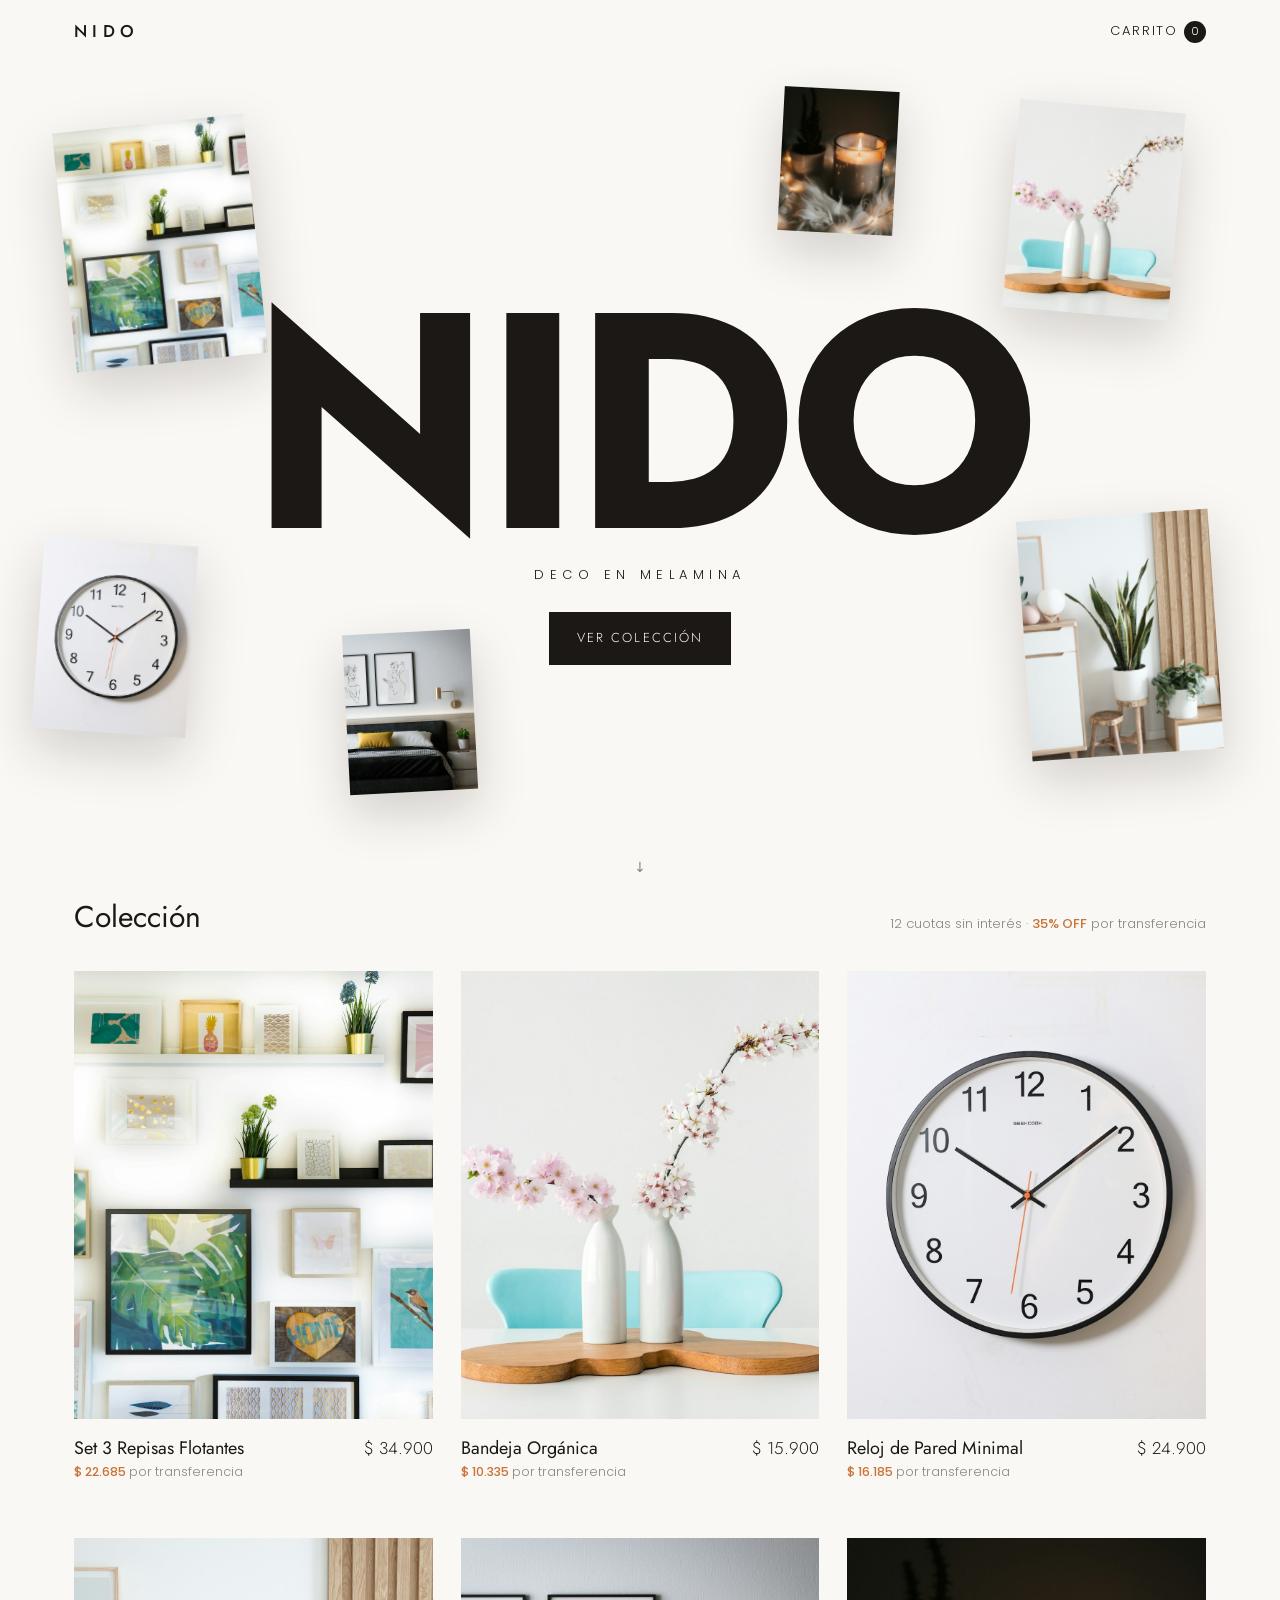
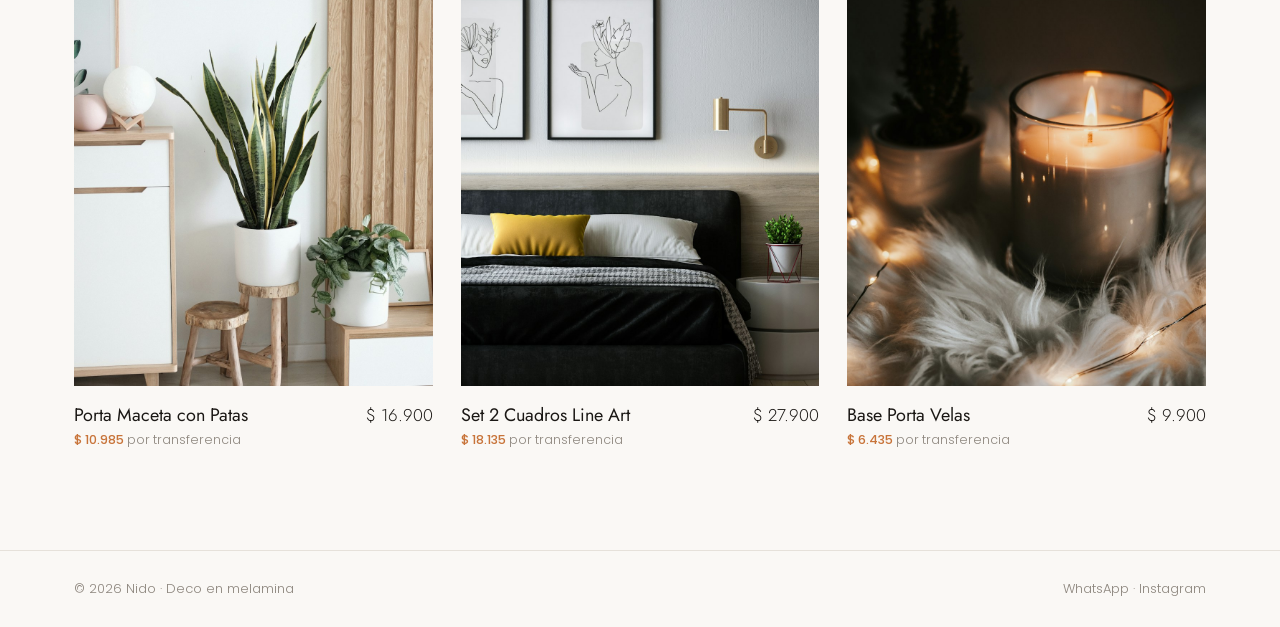
<file: opcion-c.html>
<!doctype html>
<html lang="es-AR">
<head>
<meta charset="utf-8">
<meta name="viewport" content="width=device-width, initial-scale=1">
<title>Opción C · Nido</title>
<meta name="description" content="Objetos de deco en melamina hechos en Argentina.">
<link rel="preconnect" href="https://fonts.googleapis.com">
<link rel="preconnect" href="https://fonts.gstatic.com" crossorigin>
<link href="https://fonts.googleapis.com/css2?family=Jost:wght@300;400;500;700&family=Poppins:wght@300;400;500&display=swap" rel="stylesheet">
<link rel="stylesheet" href="estilos.css">
<style>

.hero{position:relative;height:calc(100svh - 64px);min-height:560px;overflow:hidden;display:flex;flex-direction:column;justify-content:center;align-items:center;text-align:center}
.flota{position:absolute;display:block;width:var(--w);aspect-ratio:4/5;left:var(--x);top:var(--y);z-index:var(--z)}
.flota .in{display:block;width:100%;height:100%;overflow:hidden;box-shadow:0 20px 50px rgba(30,20,10,.18);transform:rotate(var(--r)) scale(.6);opacity:0;animation:entra 1.1s cubic-bezier(.2,.8,.2,1) forwards;animation-delay:var(--d)}
.flota img{width:100%;height:100%;object-fit:cover;transition:transform .6s}
.flota .etq{position:absolute;left:0;bottom:-30px;font-size:12px;color:var(--tinta);opacity:0;transition:opacity .3s;white-space:nowrap}
.flota:hover .etq{opacity:1}
.flota:hover img{transform:scale(1.08)}
@keyframes entra{to{transform:rotate(var(--r)) scale(1);opacity:1}}
.centro{position:relative;z-index:5;pointer-events:none}
.palabra{font-family:Jost;font-weight:700;color:var(--tinta);font-size:clamp(110px,24vw,340px);line-height:.8;letter-spacing:-.03em;mix-blend-mode:multiply}
.centro div{margin-top:20px;font-size:13px;letter-spacing:.42em;text-transform:uppercase;color:var(--tinta)}
.centro .btn{pointer-events:auto;margin-top:26px}
.flecha{position:absolute;bottom:22px;font-size:14px;color:var(--suave);animation:baja 2.4s ease-in-out infinite;z-index:3}
@keyframes baja{50%{transform:translateY(6px)}}
@media (max-width:700px){.flota{width:calc(var(--w) * 2.1)}.flota .etq{display:none}}


.productos{display:grid;grid-template-columns:repeat(3,1fr);gap:56px 28px}
.card .fotos{position:relative;aspect-ratio:4/5;overflow:hidden;background:var(--crema);margin-bottom:16px}
.card .fotos img{position:absolute;inset:0;width:100%;height:100%;object-fit:cover;transition:opacity .6s,transform 1.2s cubic-bezier(.2,.8,.2,1)}
.card .fotos img + img{opacity:0}
.card:hover .fotos img{transform:scale(1.04)}
.card:hover .fotos img + img{opacity:1}
.card .fila{display:flex;justify-content:space-between;gap:12px;align-items:baseline}
.card h3{font-size:18px}
.encabezado{display:flex;justify-content:space-between;align-items:end;margin-bottom:36px;gap:16px}
.encabezado h2{font-size:30px}
.encabezado p{color:var(--suave);font-size:13px}

.card .res{display:none}
@media (max-width:860px){ .productos{grid-template-columns:repeat(2,1fr);gap:40px 16px} .card h3{font-size:15px} .card .fila{flex-direction:column;gap:0} }
/* celular: un producto por pantalla, grande */
@media (max-width:600px){
  html{scroll-snap-type:y proximity}
  .productos{grid-template-columns:1fr;gap:64px}
  .card{scroll-snap-align:start;scroll-margin-top:76px}
  .card .fotos{aspect-ratio:3/4;margin-bottom:18px}
  .card .fila{flex-direction:row;justify-content:space-between;align-items:baseline}
  .card h3{font-size:22px}
  .card .precio{font-size:20px}
  .card .res{display:block;margin-top:10px;color:var(--texto);font-size:14.5px}
  .card .ver{display:inline-block;margin-top:14px;font-size:12px;letter-spacing:.16em;text-transform:uppercase;color:var(--tinta);border-bottom:1px solid var(--tinta);padding-bottom:2px}
  .encabezado{flex-direction:column;align-items:start}
}
.card .ver{display:none}
@media (max-width:600px){ .card .ver{display:inline-block} }
@media (prefers-reduced-motion:reduce){ .flecha{animation:none} }
</style>
</head>
<body>

<header class="top"><div class="ancho">
  <a href="index.html" class="marca">NIDO</a>
  <a href="checkout.html" class="bolsa">Carrito<span data-contador>0</span></a>
</div></header>

<section class="hero" id="hero">
  <div id="flotantes"></div>
  <div class="centro"><h1 class="palabra">NIDO</h1><div>Deco en melamina</div><a href="#productos" class="btn">Ver colección</a></div>
  <a href="#productos" class="flecha" aria-label="Ver productos">↓</a>
</section>

<main class="ancho" id="productos">
  <div class="encabezado">
    <h2>Colección</h2>
    <p>12 cuotas sin interés · <b style="color:var(--acento);font-weight:500">35% OFF</b> por transferencia</p>
  </div>
  <div class="productos" id="lista"></div>
</main>

<footer class="pie"><div class="ancho">
  <span>© 2026 Nido · Deco en melamina</span>
  <span><a href="#" id="wa">WhatsApp</a> · <a href="#">Instagram</a></span>
</div></footer>

<script src="tienda.js"></script>
<script>
document.getElementById("lista").innerHTML = productos.map(p => `
  <a class="card" href="producto.html?id=${p.id}">
    <div class="fotos"><img src="${foto(p,1)}" alt="${p.nombre}" loading="lazy"><img src="${foto(p,3)}" alt="" loading="lazy"></div>
    <div class="fila"><h3>${p.nombre}</h3><span class="precio">${plata(p.precio)}</span></div>
    <div class="extra"><b>${plata(conTransferencia(p.precio))}</b> por transferencia</div>
    <p class="res">${p.resumen}</p>
    <span class="ver">Ver detalles →</span>
  </a>`).join("");

document.getElementById("wa").href = `https://wa.me/${WHATSAPP}`;

// las fotos de los productos flotan alrededor y se mueven con el mouse y el scroll
const lugares = [
  {x:"5%", y:"7%", w:"15vw", r:-6, z:1, p:.5}, {x:"79%", y:"5%", w:"13vw", r:5, z:6, p:.9},
  {x:"3%", y:"57%", w:"12vw", r:4, z:6, p:1}, {x:"80%", y:"54%", w:"15vw", r:-4, z:1, p:.6},
  {x:"27%", y:"68%", w:"10vw", r:-3, z:1, p:.35}, {x:"61%", y:"3%", w:"9vw", r:3, z:1, p:.3},
];
const caja = document.getElementById("flotantes");
caja.innerHTML = productos.map((p, i) => { const l = lugares[i]; return `
  <a class="flota" href="producto.html?id=${p.id}" data-p="${l.p}" style="--x:${l.x};--y:${l.y};--w:${l.w};--r:${l.r}deg;--z:${l.z};--d:${.15 + i * .09}s">
    <span class="in"><img src="${foto(p,1)}" alt="${p.nombre}"></span><span class="etq">${p.nombre} · ${plata(p.precio)}</span></a>`; }).join("");
const flotas = caja.querySelectorAll(".flota");
let mx = 0, my = 0;
function mover() { flotas.forEach(f => { const k = f.dataset.p * 40; f.style.transform = `translate(${mx * k}px, ${my * k - scrollY * f.dataset.p * .5}px)`; }); }
document.getElementById("hero").addEventListener("pointermove", e => { mx = e.clientX / innerWidth - .5; my = e.clientY / innerHeight - .5; requestAnimationFrame(mover); });
addEventListener("scroll", () => requestAnimationFrame(mover), {passive:true});
</script>
</body>
</html>
</file>
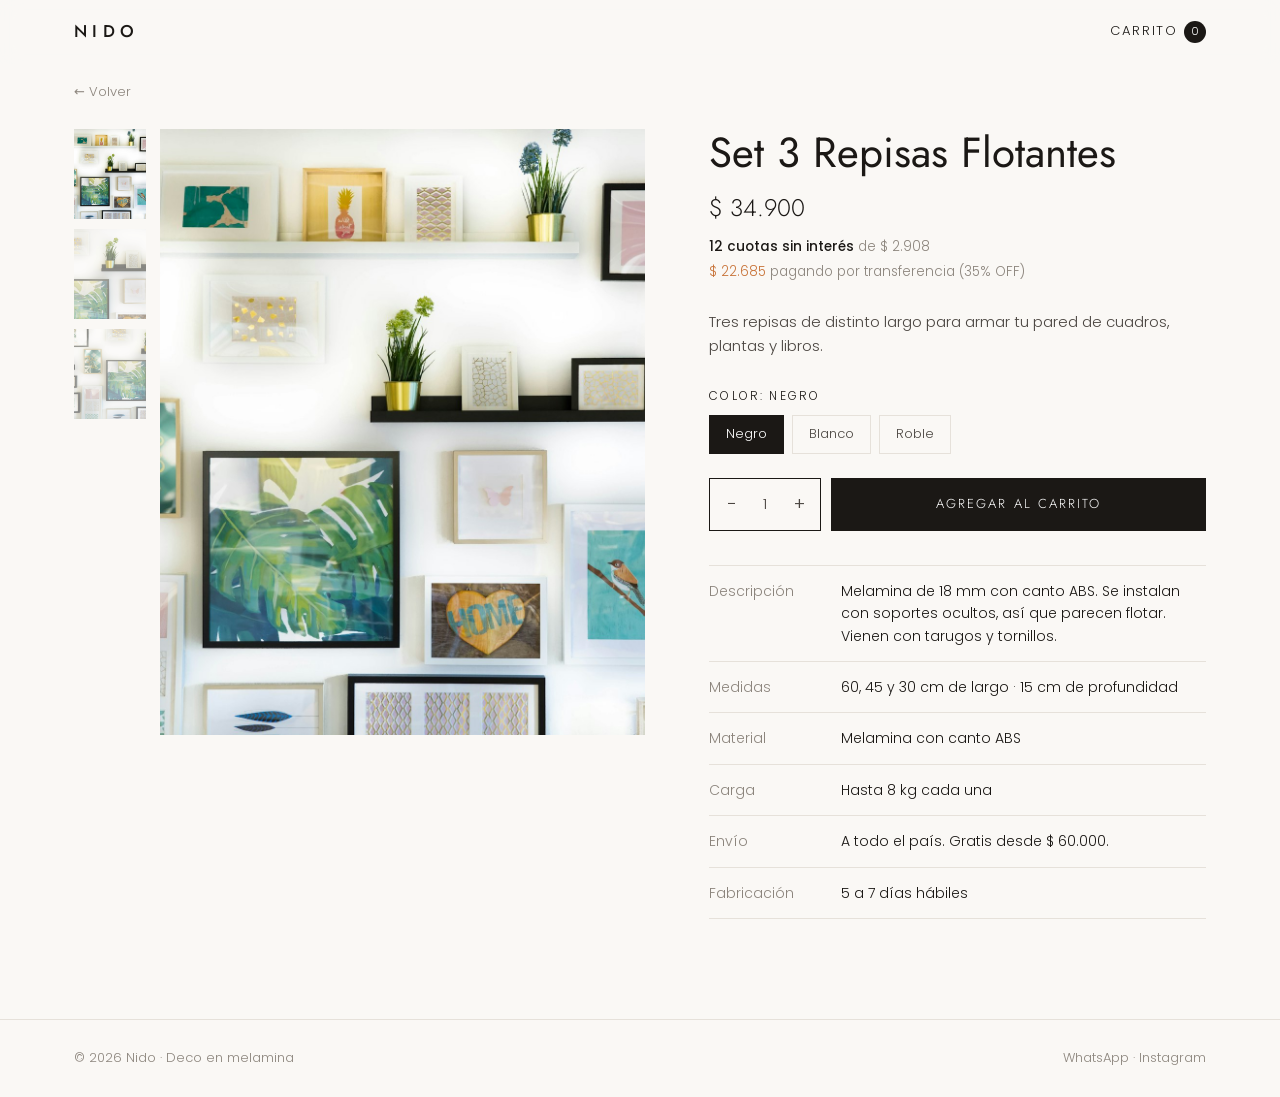
<file: producto.html>
<!doctype html>
<html lang="es-AR">
<head>
<meta charset="utf-8">
<meta name="viewport" content="width=device-width, initial-scale=1">
<title>Producto · Nido</title>
<link rel="preconnect" href="https://fonts.googleapis.com">
<link rel="preconnect" href="https://fonts.gstatic.com" crossorigin>
<link href="https://fonts.googleapis.com/css2?family=Jost:wght@300;400;500;700&family=Poppins:wght@300;400;500&display=swap" rel="stylesheet">
<link rel="stylesheet" href="estilos.css">
<style>
.volver{display:inline-block;font-size:13px;color:var(--suave);margin:18px 0 26px}
.volver:hover{color:var(--tinta)}
.ficha{display:grid;grid-template-columns:1.15fr 1fr;gap:64px;align-items:start}
.galeria{display:grid;grid-template-columns:72px 1fr;gap:14px}
.miniaturas{display:flex;flex-direction:column;gap:10px}
.miniaturas button{aspect-ratio:4/5;overflow:hidden;opacity:.5;transition:opacity .2s;outline-offset:2px}
.miniaturas button.activa,.miniaturas button:hover{opacity:1}
.miniaturas img{width:100%;height:100%;object-fit:cover}
.principal{aspect-ratio:4/5;overflow:hidden;background:var(--crema);cursor:zoom-in;position:relative}
.principal img{width:100%;height:100%;object-fit:cover;transition:transform .3s ease-out,opacity .25s}
.principal.zoom img{transform:scale(1.9)}
.info{position:sticky;top:96px}
.info h1{font-size:clamp(30px,3.4vw,42px);margin-bottom:12px}
.info .precio{font-size:24px}
.pago{margin:8px 0 26px;font-size:13.5px;color:var(--suave);line-height:1.8}
.pago b{color:var(--tinta);font-weight:500}
.pago .naranja{color:var(--acento)}
.resumen{color:var(--texto);margin-bottom:28px}
.etq{font-size:12px;letter-spacing:.18em;text-transform:uppercase;color:var(--tinta);margin-bottom:10px;display:block}
.colores{display:flex;gap:8px;margin-bottom:24px;flex-wrap:wrap}
.colores button{border:1px solid var(--linea);padding:8px 16px;font-size:13px;transition:.2s}
.colores button[aria-pressed=true]{border-color:var(--tinta);background:var(--tinta);color:#fff}
.comprar{display:flex;gap:10px;margin-bottom:34px}
.cantidad{display:flex;align-items:center;border:1px solid var(--tinta)}
.cantidad button{width:42px;height:100%;font-size:18px}
.cantidad span{min-width:26px;text-align:center}
.comprar .btn{flex:1}
.comprar .btn.ok{background:var(--acento)}
.datos{border-top:1px solid var(--linea)}
.datos div{display:grid;grid-template-columns:120px 1fr;gap:12px;padding:14px 0;border-bottom:1px solid var(--linea);font-size:14px}
.datos dt{color:var(--suave)}
.datos dd{color:var(--tinta)}
@media (max-width:860px){
  .ficha{grid-template-columns:1fr;gap:30px}
  .galeria{grid-template-columns:1fr}
  .miniaturas{flex-direction:row;order:2}
  .miniaturas button{width:64px}
  .info{position:static}
}
</style>
</head>
<body>

<header class="top"><div class="ancho">
  <a href="index.html" class="marca">NIDO</a>
  <a href="checkout.html" class="bolsa">Carrito<span data-contador>0</span></a>
</div></header>

<main class="ancho">
  <a href="index.html#productos" class="volver">← Volver</a>
  <div class="ficha" id="ficha"></div>
</main>

<footer class="pie"><div class="ancho">
  <span>© 2026 Nido · Deco en melamina</span>
  <span><a href="#" id="wa">WhatsApp</a> · <a href="#">Instagram</a></span>
</div></footer>

<script src="tienda.js"></script>
<script>
const p = buscar(Number(new URLSearchParams(location.search).get("id"))) || productos[0];
document.title = p.nombre + " · Nido";
let color = p.colores[0], cant = 1;

document.getElementById("ficha").innerHTML = `
  <div class="galeria">
    <div class="miniaturas">${Array.from({length:p.fotos}, (_, i) =>
      `<button class="${i===0?"activa":""}" data-foto="${i+1}" aria-label="Ver foto ${i+1}"><img src="${foto(p,i+1)}" alt=""></button>`).join("")}</div>
    <div class="principal" id="principal"><img id="grande" src="${foto(p,1)}" alt="${p.nombre}"></div>
  </div>
  <div class="info">
    <h1>${p.nombre}</h1>
    <div class="precio">${plata(p.precio)}</div>
    <div class="pago">
      <b>${CUOTAS} cuotas sin interés</b> de ${plata(p.precio / CUOTAS)}<br>
      <span class="naranja">${plata(conTransferencia(p.precio))}</span> pagando por transferencia (${DESCUENTO_TRANSFERENCIA}% OFF)
    </div>
    <p class="resumen">${p.resumen}</p>
    <span class="etq">Color: <span id="colorElegido">${color}</span></span>
    <div class="colores">${p.colores.map((c, i) => `<button data-color="${c}" aria-pressed="${i===0}">${c}</button>`).join("")}</div>
    <div class="comprar">
      <div class="cantidad"><button data-mas="-1" aria-label="Restar">−</button><span id="cant">1</span><button data-mas="1" aria-label="Sumar">+</button></div>
      <button class="btn" id="agregar">Agregar al carrito</button>
    </div>
    <dl class="datos">
      <div><dt>Descripción</dt><dd>${p.detalle}</dd></div>
      <div><dt>Medidas</dt><dd>${p.medidas}</dd></div>
      <div><dt>Material</dt><dd>Melamina con canto ABS</dd></div>
      <div><dt>Carga</dt><dd>${p.carga}</dd></div>
      <div><dt>Envío</dt><dd>A todo el país. Gratis desde ${plata(ENVIO_GRATIS_DESDE)}.</dd></div>
      <div><dt>Fabricación</dt><dd>5 a 7 días hábiles</dd></div>
    </dl>
  </div>`;


const grande = document.getElementById("grande"), principal = document.getElementById("principal");
document.addEventListener("click", e => {
  const m = e.target.closest("[data-foto]");
  if (m) {
    document.querySelectorAll("[data-foto]").forEach(b => b.classList.toggle("activa", b === m));
    grande.style.opacity = 0;
    setTimeout(() => { grande.src = foto(p, m.dataset.foto); grande.style.opacity = 1; }, 180);
  }
  const c = e.target.closest("[data-color]");
  if (c) {
    color = c.dataset.color;
    document.querySelectorAll("[data-color]").forEach(b => b.setAttribute("aria-pressed", b === c));
    document.getElementById("colorElegido").textContent = color;
  }
  const s = e.target.closest("[data-mas]");
  if (s) { cant = Math.max(1, cant + Number(s.dataset.mas)); document.getElementById("cant").textContent = cant; }
  if (c || s) { boton.textContent = "Agregar al carrito"; boton.classList.remove("ok"); }
});

// zoom: al pasar el mouse se agranda donde apuntás
principal.addEventListener("pointermove", e => {
  const r = principal.getBoundingClientRect();
  grande.style.transformOrigin = `${(e.clientX - r.left) / r.width * 100}% ${(e.clientY - r.top) / r.height * 100}%`;
});
principal.addEventListener("pointerenter", e => { if (e.pointerType === "mouse") principal.classList.add("zoom"); });
principal.addEventListener("pointerleave", () => principal.classList.remove("zoom"));

const boton = document.getElementById("agregar");
boton.addEventListener("click", () => {
  if (boton.classList.contains("ok")) { location.href = "checkout.html"; return; }
  agregarAlCarrito(p.id, color, cant);
  boton.textContent = "Agregado · Ir al carrito →";
  boton.classList.add("ok");
});

document.getElementById("wa").href = `https://wa.me/${WHATSAPP}`;
</script>
</body>
</html>
</file>
<file: estilos.css>
:root{
  --tinta:#1b1815; --texto:#4a4540; --suave:#8c857d;
  --linea:#e6e1da; --fondo:#faf8f5; --crema:#f1ece4;
  --acento:#c8743a;
}
*{box-sizing:border-box;margin:0;padding:0}
body{font-family:Poppins,system-ui,sans-serif;color:var(--texto);background:var(--fondo);font-size:15px;line-height:1.6;font-weight:300}
img{max-width:100%;display:block}
a{color:inherit;text-decoration:none}
button,input,select{font:inherit;color:inherit}
button{cursor:pointer;border:0;background:none}
h1,h2,h3{font-family:Jost,sans-serif;color:var(--tinta);font-weight:400;line-height:1.15}
.ancho{max-width:1180px;margin:0 auto;padding:0 24px}

/* cabecera mínima */
.top{position:sticky;top:0;z-index:20;background:rgba(250,248,245,.86);backdrop-filter:blur(10px)}
.top .ancho{display:flex;justify-content:space-between;align-items:center;height:64px}
.marca{font-family:Jost;font-weight:500;letter-spacing:.32em;font-size:17px;color:var(--tinta)}
.bolsa{font-size:13px;letter-spacing:.14em;text-transform:uppercase;color:var(--tinta)}
.bolsa span{display:inline-grid;place-items:center;min-width:22px;height:22px;border-radius:11px;background:var(--tinta);color:#fff;font-size:11px;margin-left:6px;letter-spacing:0}

/* botones */
.btn{display:inline-block;background:var(--tinta);color:#fff;font-family:Jost;font-size:13px;letter-spacing:.16em;text-transform:uppercase;padding:16px 28px;transition:background .2s,transform .2s;text-align:center}
.btn:hover{background:#000}
.btn:active{transform:scale(.98)}
.btn.linea{background:transparent;color:var(--tinta);border:1px solid var(--tinta)}
.btn.linea:hover{background:var(--tinta);color:#fff}

/* pie mínimo */
.pie{border-top:1px solid var(--linea);margin-top:100px}
.pie .ancho{display:flex;justify-content:space-between;gap:16px;flex-wrap:wrap;padding-top:28px;padding-bottom:28px;font-size:13px;color:var(--suave)}
.pie a:hover{color:var(--tinta)}

/* precios */
.precio{font-family:Jost;color:var(--tinta);font-size:17px}
.extra{font-size:12.5px;color:var(--suave)}
.extra b{color:var(--acento);font-weight:500}

@media (max-width:600px){ .ancho{padding:0 16px} }
</file>
